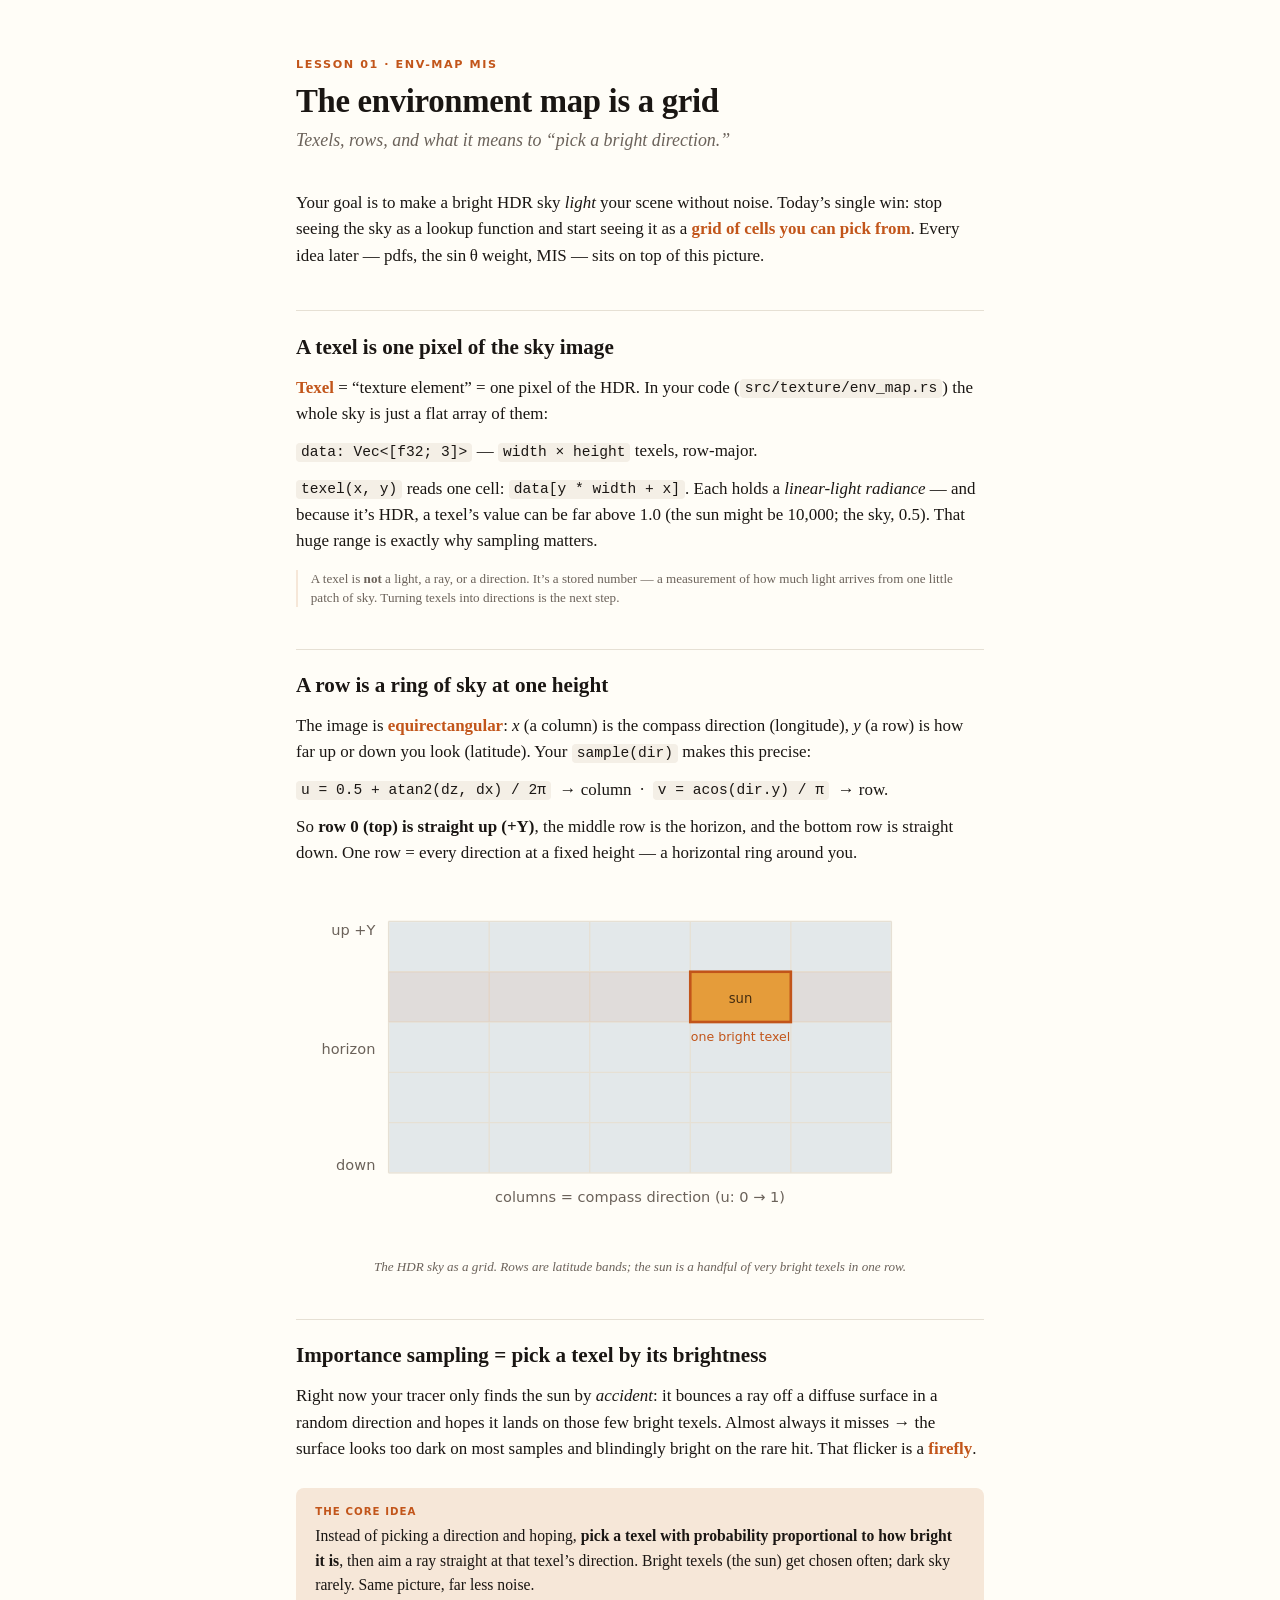
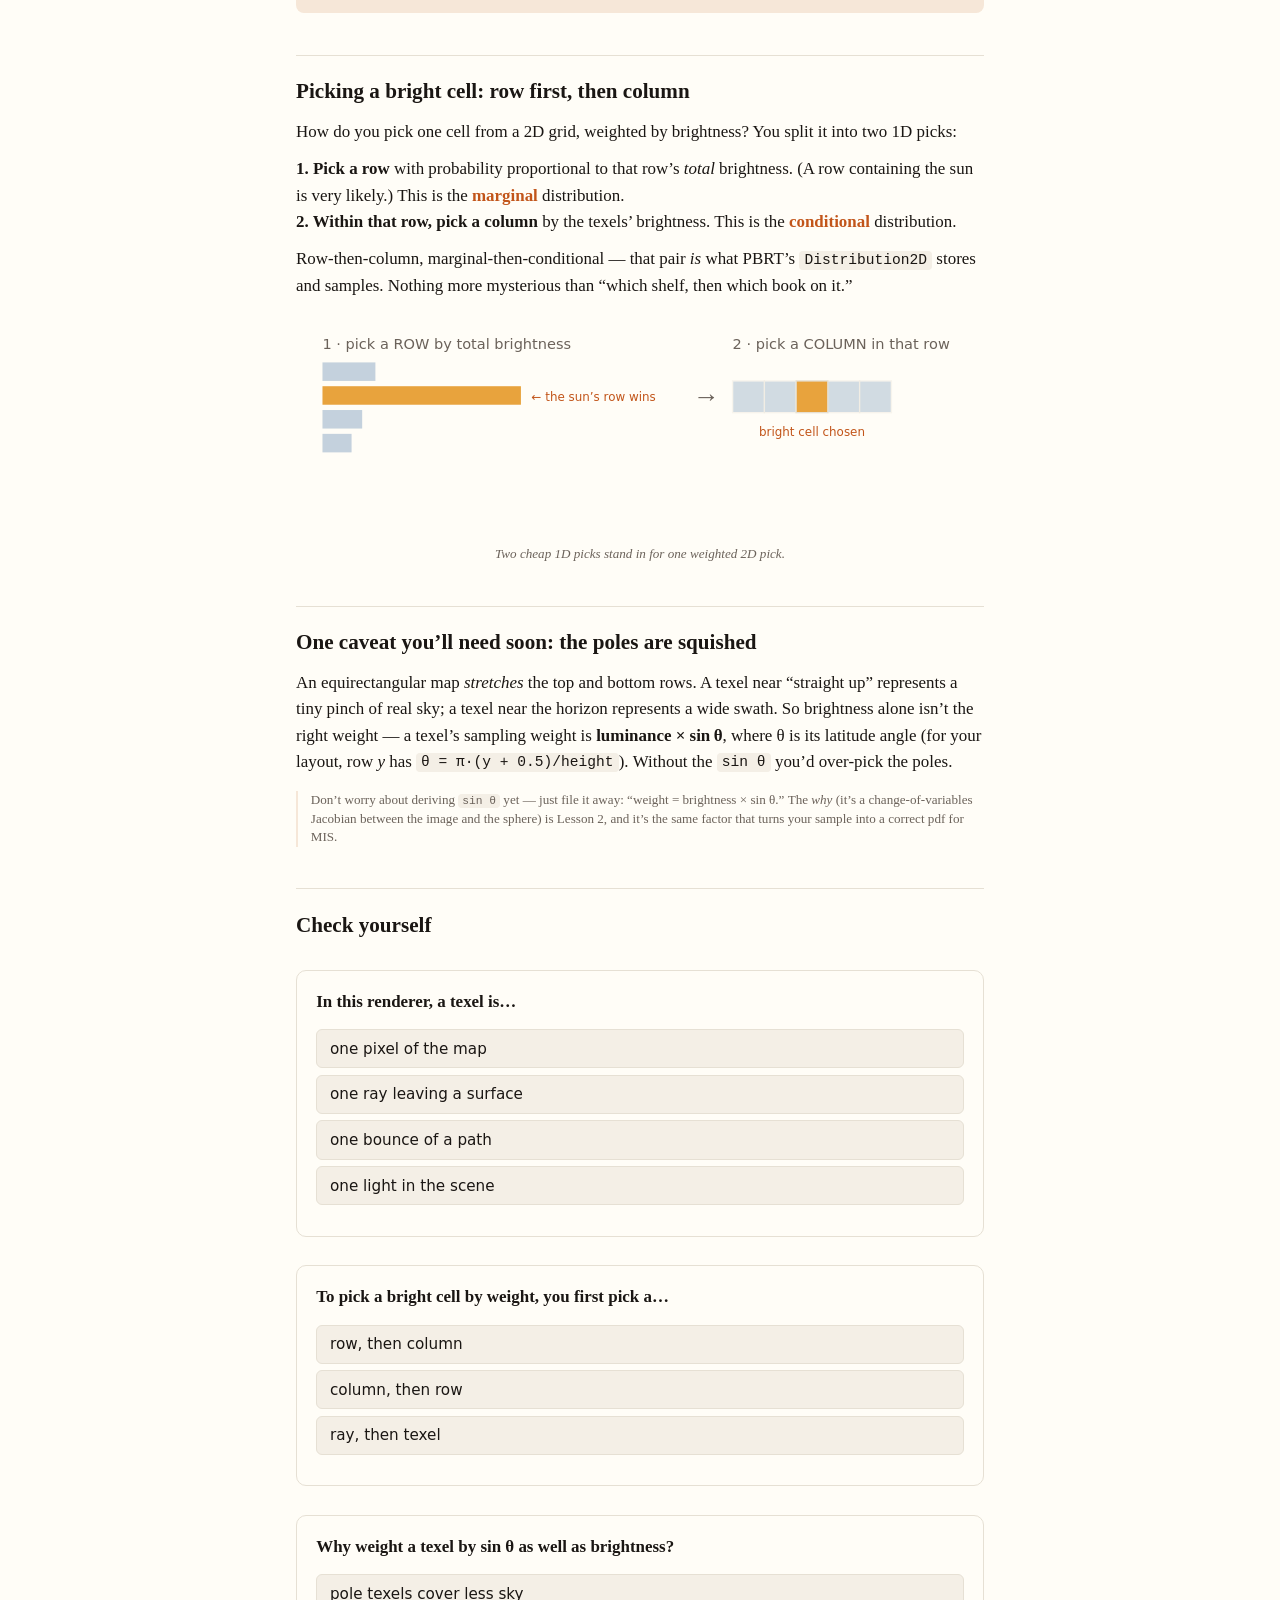
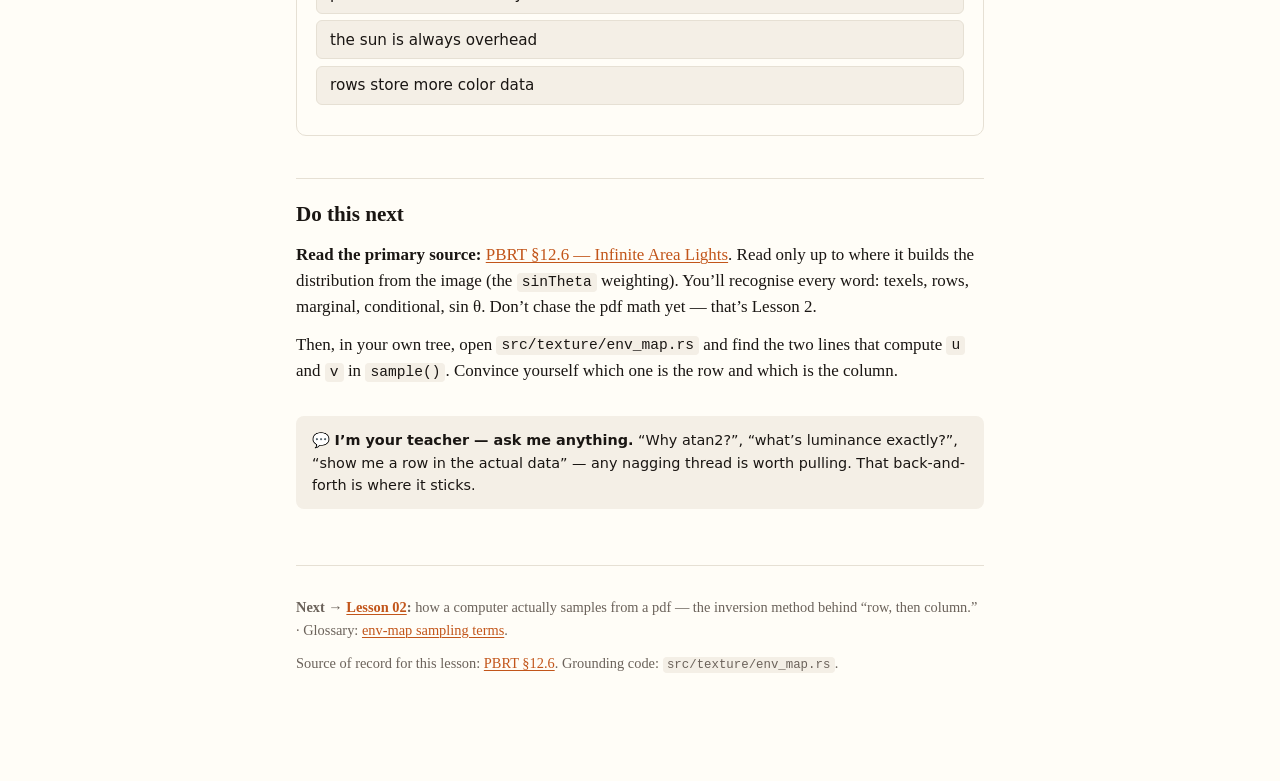
<file: teach/lessons/0001-texels-rows-and-the-envmap-grid.html>
<!doctype html>
<html lang="en">
<head>
<meta charset="utf-8" />
<meta name="viewport" content="width=device-width, initial-scale=1" />
<title>Lesson 1 · The environment map is a grid</title>
<link rel="stylesheet" href="../assets/lesson.css" />
</head>
<body>
<div class="wrap">

  <p class="kicker">Lesson 01 · Env-map MIS</p>
  <h1>The environment map is a grid</h1>
  <p class="dek">Texels, rows, and what it means to “pick a bright direction.”</p>

  <p>
    Your goal is to make a bright HDR sky <em>light</em> your scene without noise.
    Today’s single win: stop seeing the sky as a lookup function and start seeing
    it as a <span class="keyword">grid of cells you can pick from</span>. Every
    idea later — pdfs, the sin&thinsp;θ weight, MIS — sits on top of this picture.
  </p>

  <h2>A texel is one pixel of the sky image</h2>
  <p>
    <span class="keyword">Texel</span> = “texture element” = one pixel of the HDR.
    In your code (<code>src/texture/env_map.rs</code>) the whole sky is just a flat
    array of them:
  </p>
  <p><code>data: Vec&lt;[f32; 3]&gt;</code> — <code>width × height</code> texels, row-major.</code></p>
  <p>
    <code>texel(x, y)</code> reads one cell: <code>data[y * width + x]</code>. Each
    holds a <em>linear-light radiance</em> — and because it’s HDR, a texel’s value
    can be far above 1.0 (the sun might be 10,000; the sky, 0.5). That huge range
    is exactly why sampling matters.
  </p>

  <div class="note">
    A texel is <strong>not</strong> a light, a ray, or a direction. It’s a stored
    number — a measurement of how much light arrives from one little patch of sky.
    Turning texels into directions is the next step.
  </div>

  <h2>A row is a ring of sky at one height</h2>
  <p>
    The image is <span class="keyword">equirectangular</span>: <em>x</em> (a column)
    is the compass direction (longitude), <em>y</em> (a row) is how far up or down
    you look (latitude). Your <code>sample(dir)</code> makes this precise:
  </p>
  <p>
    <code>u = 0.5 + atan2(dz, dx) / 2π</code> &nbsp;→ column &nbsp;·&nbsp;
    <code>v = acos(dir.y) / π</code> &nbsp;→ row.
  </p>
  <p>
    So <strong>row 0 (top) is straight up (+Y)</strong>, the middle row is the
    horizon, and the bottom row is straight down. One row = every direction at a
    fixed height — a horizontal ring around you.
  </p>

  <figure>
    <svg viewBox="0 0 520 260" role="img" aria-label="Equirectangular map as a grid">
      <!-- map rectangle -->
      <rect x="70" y="20" width="380" height="190" fill="var(--sky)" opacity="0.18" stroke="var(--rule)"/>
      <!-- grid -->
      <g stroke="var(--rule)" stroke-width="1">
        <line x1="70" y1="20" x2="70" y2="210"/>
        <line x1="146" y1="20" x2="146" y2="210"/>
        <line x1="222" y1="20" x2="222" y2="210"/>
        <line x1="298" y1="20" x2="298" y2="210"/>
        <line x1="374" y1="20" x2="374" y2="210"/>
        <line x1="450" y1="20" x2="450" y2="210"/>
        <line x1="70" y1="20"  x2="450" y2="20"/>
        <line x1="70" y1="58"  x2="450" y2="58"/>
        <line x1="70" y1="96"  x2="450" y2="96"/>
        <line x1="70" y1="134" x2="450" y2="134"/>
        <line x1="70" y1="172" x2="450" y2="172"/>
        <line x1="70" y1="210" x2="450" y2="210"/>
      </g>
      <!-- the sun texel -->
      <rect x="298" y="58" width="76" height="38" fill="var(--sun)"/>
      <rect x="298" y="58" width="76" height="38" fill="none" stroke="var(--accent)" stroke-width="2"/>
      <text x="336" y="82" text-anchor="middle" font-size="10" font-family="system-ui" fill="#3a2a10">sun</text>
      <!-- highlighted row -->
      <rect x="70" y="58" width="380" height="38" fill="var(--accent)" opacity="0.08"/>
      <!-- axis labels -->
      <text x="60" y="30"  text-anchor="end" font-size="11" font-family="system-ui" fill="var(--muted)">up +Y</text>
      <text x="60" y="120" text-anchor="end" font-size="11" font-family="system-ui" fill="var(--muted)">horizon</text>
      <text x="60" y="208" text-anchor="end" font-size="11" font-family="system-ui" fill="var(--muted)">down</text>
      <text x="260" y="232" text-anchor="middle" font-size="11" font-family="system-ui" fill="var(--muted)">columns = compass direction (u: 0 → 1)</text>
      <text x="336" y="110" text-anchor="middle" font-size="9.5" font-family="system-ui" fill="var(--accent)">one bright texel</text>
    </svg>
    <figcaption>The HDR sky as a grid. Rows are latitude bands; the sun is a handful of very bright texels in one row.</figcaption>
  </figure>

  <h2>Importance sampling = pick a texel by its brightness</h2>
  <p>
    Right now your tracer only finds the sun by <em>accident</em>: it bounces a ray
    off a diffuse surface in a random direction and hopes it lands on those few
    bright texels. Almost always it misses → the surface looks too dark on most
    samples and blindingly bright on the rare hit. That flicker is a
    <span class="keyword">firefly</span>.
  </p>
  <div class="insight">
    <span class="label">The core idea</span>
    Instead of picking a direction and hoping, <strong>pick a texel with
    probability proportional to how bright it is</strong>, then aim a ray straight
    at that texel’s direction. Bright texels (the sun) get chosen often; dark sky
    rarely. Same picture, far less noise.
  </div>

  <h2>Picking a bright cell: row first, then column</h2>
  <p>
    How do you pick one cell from a 2D grid, weighted by brightness? You split it
    into two 1D picks:
  </p>
  <p>
    <strong>1. Pick a row</strong> with probability proportional to that row’s
    <em>total</em> brightness. (A row containing the sun is very likely.) This is
    the <span class="keyword">marginal</span> distribution.<br/>
    <strong>2. Within that row, pick a column</strong> by the texels’ brightness.
    This is the <span class="keyword">conditional</span> distribution.
  </p>
  <p>
    Row-then-column, marginal-then-conditional — that pair <em>is</em> what PBRT’s
    <code>Distribution2D</code> stores and samples. Nothing more mysterious than
    “which shelf, then which book on it.”
  </p>

  <figure>
    <svg viewBox="0 0 520 150" role="img" aria-label="Two-step sampling: marginal then conditional">
      <!-- marginal: rows as bars -->
      <text x="20" y="16" font-size="11" font-family="system-ui" fill="var(--muted)">1 · pick a ROW by total brightness</text>
      <g font-family="system-ui" font-size="9">
        <rect x="20" y="26" width="40"  height="14" fill="var(--sky)" opacity="0.4"/>
        <rect x="20" y="44" width="150" height="14" fill="var(--sun)"/>
        <rect x="20" y="62" width="30"  height="14" fill="var(--sky)" opacity="0.4"/>
        <rect x="20" y="80" width="22"  height="14" fill="var(--sky)" opacity="0.4"/>
        <text x="178" y="55" fill="var(--accent)">← the sun’s row wins</text>
      </g>
      <!-- arrow -->
      <text x="300" y="58" font-size="20" fill="var(--muted)">→</text>
      <!-- conditional: cells in the chosen row -->
      <text x="330" y="16" font-size="11" font-family="system-ui" fill="var(--muted)">2 · pick a COLUMN in that row</text>
      <g stroke="var(--rule)">
        <rect x="330" y="40" width="24" height="24" fill="var(--sky)" opacity="0.3"/>
        <rect x="354" y="40" width="24" height="24" fill="var(--sky)" opacity="0.3"/>
        <rect x="378" y="40" width="24" height="24" fill="var(--sun)"/>
        <rect x="402" y="40" width="24" height="24" fill="var(--sky)" opacity="0.3"/>
        <rect x="426" y="40" width="24" height="24" fill="var(--sky)" opacity="0.3"/>
      </g>
      <text x="390" y="82" text-anchor="middle" font-size="9" font-family="system-ui" fill="var(--accent)">bright cell chosen</text>
    </svg>
    <figcaption>Two cheap 1D picks stand in for one weighted 2D pick.</figcaption>
  </figure>

  <h2>One caveat you’ll need soon: the poles are squished</h2>
  <p>
    An equirectangular map <em>stretches</em> the top and bottom rows. A texel near
    “straight up” represents a tiny pinch of real sky; a texel near the horizon
    represents a wide swath. So brightness alone isn’t the right weight — a texel’s
    sampling weight is <strong>luminance × sin&thinsp;θ</strong>, where θ is its
    latitude angle (for your layout, row <em>y</em> has
    <code>θ = π·(y + 0.5)/height</code>). Without the <code>sin θ</code> you’d
    over-pick the poles.
  </p>
  <div class="note">
    Don’t worry about deriving <code>sin θ</code> yet — just file it away: “weight
    = brightness × sin θ.” The <em>why</em> (it’s a change-of-variables Jacobian
    between the image and the sphere) is Lesson 2, and it’s the same factor that
    turns your sample into a correct pdf for MIS.
  </div>

  <h2>Check yourself</h2>

  <div class="quiz" data-explain="A texel is one stored pixel of the HDR image — a radiance measurement for one patch of sky. It only becomes a direction after the equirectangular mapping.">
    <p class="q">In this renderer, a texel is…</p>
    <button data-correct>one pixel of the map</button>
    <button>one ray leaving a surface</button>
    <button>one bounce of a path</button>
    <button>one light in the scene</button>
  </div>

  <div class="quiz" data-explain="Weighted 2D sampling splits into a marginal (which row) then a conditional (which column in that row) — PBRT's Distribution2D.">
    <p class="q">To pick a bright cell by weight, you first pick a…</p>
    <button data-correct>row, then column</button>
    <button>column, then row</button>
    <button>ray, then texel</button>
  </div>

  <div class="quiz" data-explain="Poles are stretched in equirectangular maps, so a pole texel covers little real sky. Scaling by sin θ down-weights them so you don't over-sample straight up/down.">
    <p class="q">Why weight a texel by sin θ as well as brightness?</p>
    <button data-correct>pole texels cover less sky</button>
    <button>the sun is always overhead</button>
    <button>rows store more color data</button>
  </div>

  <h2>Do this next</h2>
  <p>
    <strong>Read the primary source:</strong>
    <a href="https://pbr-book.org/3ed-2018/Light_Sources/Infinite_Area_Lights" target="_blank" rel="noopener">PBRT §12.6 — Infinite Area Lights</a>.
    Read only up to where it builds the distribution from the image (the
    <code>sinTheta</code> weighting). You’ll recognise every word: texels, rows,
    marginal, conditional, sin θ. Don’t chase the pdf math yet — that’s Lesson 2.
  </p>
  <p>
    Then, in your own tree, open <code>src/texture/env_map.rs</code> and find the
    two lines that compute <code>u</code> and <code>v</code> in <code>sample()</code>.
    Convince yourself which one is the row and which is the column.
  </p>

  <div class="ask">
    💬 <strong>I’m your teacher — ask me anything.</strong> “Why atan2?”,
    “what’s luminance exactly?”, “show me a row in the actual data” — any nagging
    thread is worth pulling. That back-and-forth is where it sticks.
  </div>

  <div class="footer">
    <p>
      <strong>Next → <a href="0002-sampling-from-a-pdf-inversion.html">Lesson 02</a>:</strong>
      how a computer actually samples from a pdf — the inversion method behind
      “row, then column.” ·
      Glossary: <a href="../reference/glossary.html">env-map sampling terms</a>.
    </p>
    <p>Source of record for this lesson: <a href="https://pbr-book.org/3ed-2018/Light_Sources/Infinite_Area_Lights" target="_blank" rel="noopener">PBRT §12.6</a>. Grounding code: <code>src/texture/env_map.rs</code>.</p>
  </div>

</div>
<script src="../assets/quiz.js"></script>
</body>
</html>
</file>
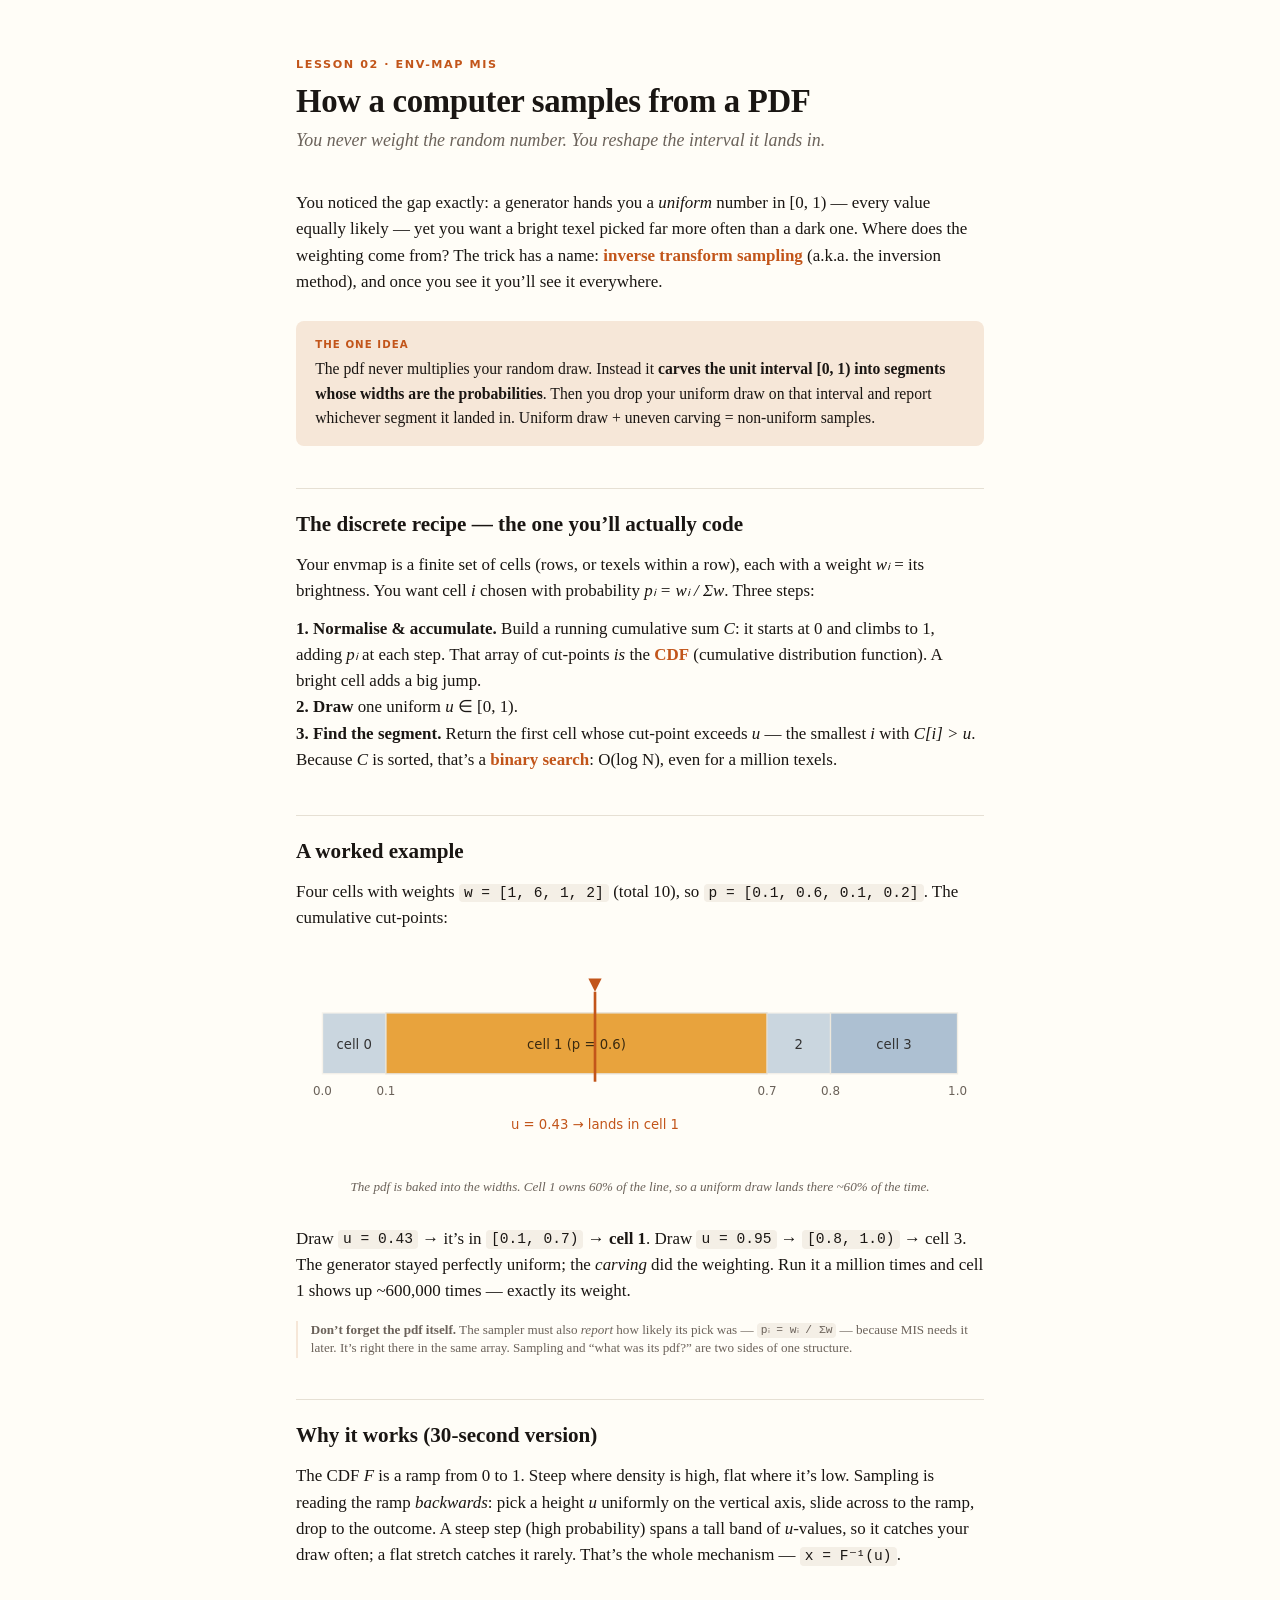
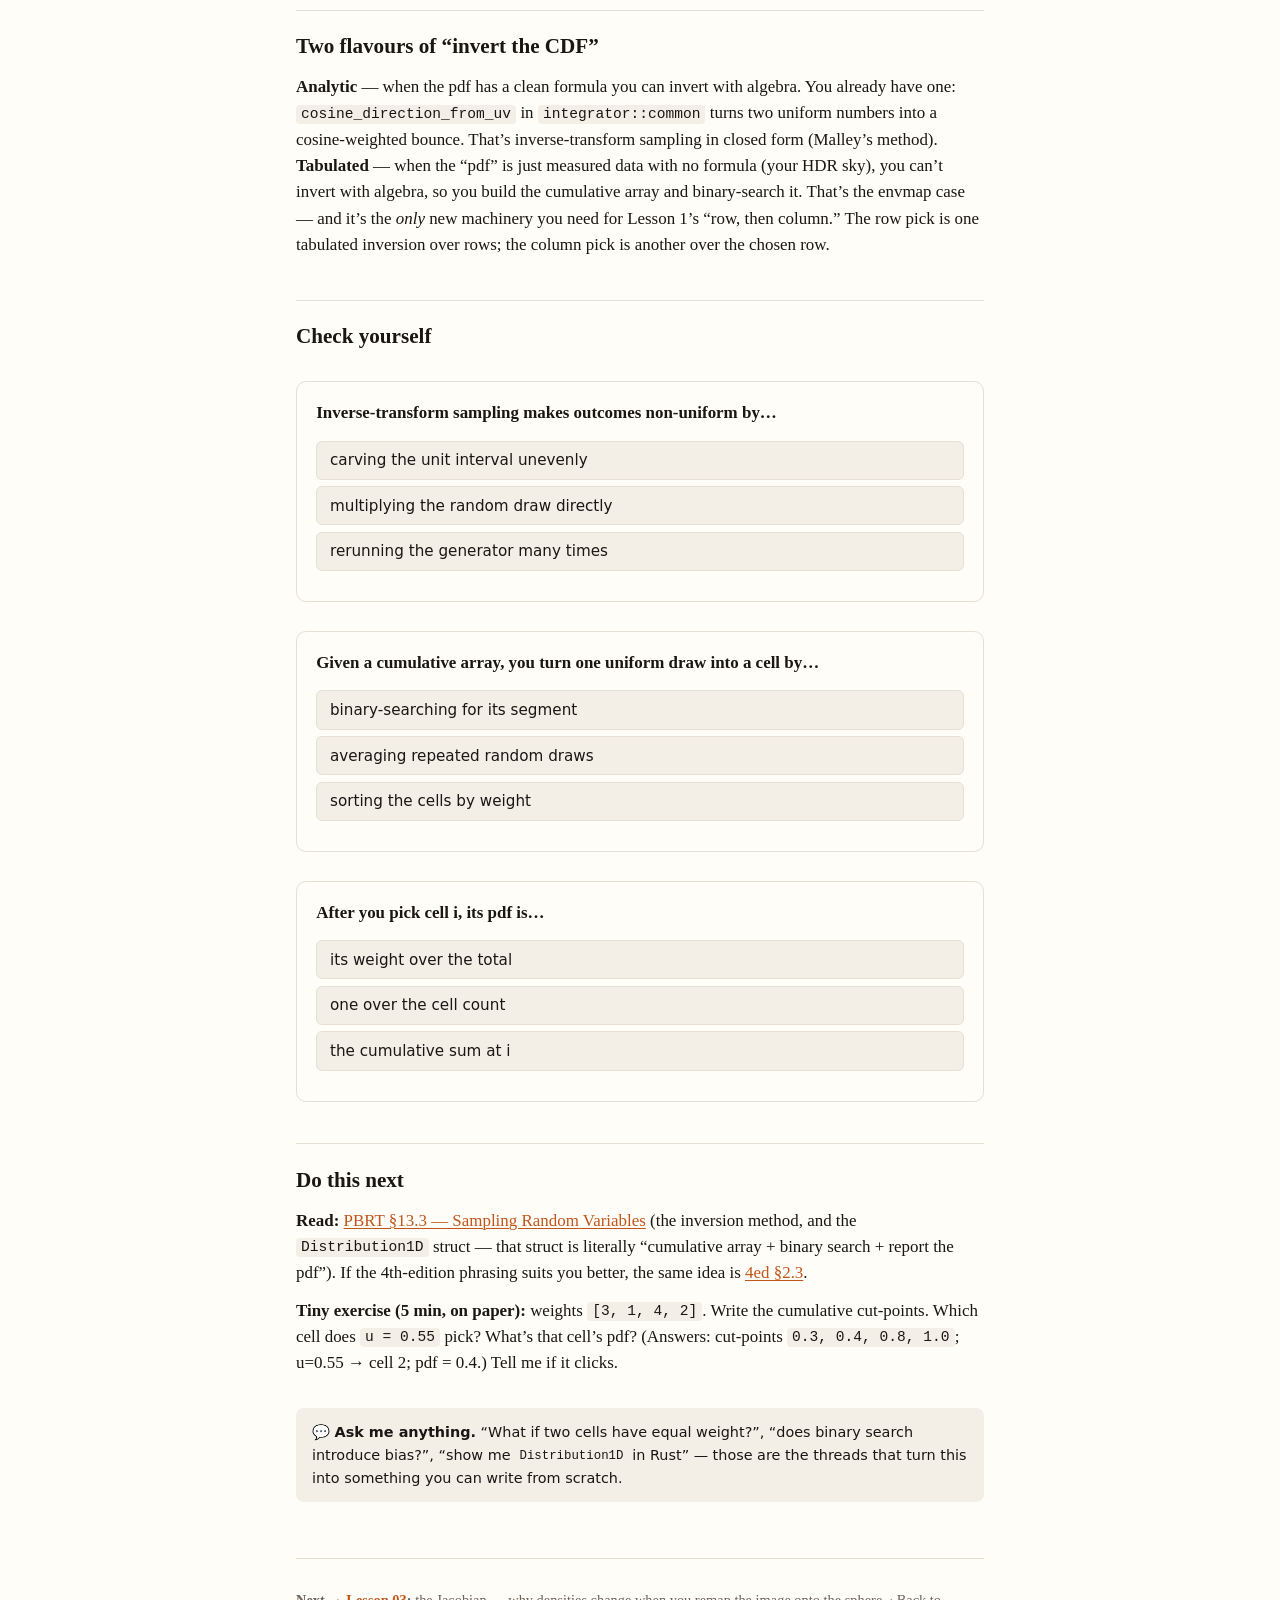
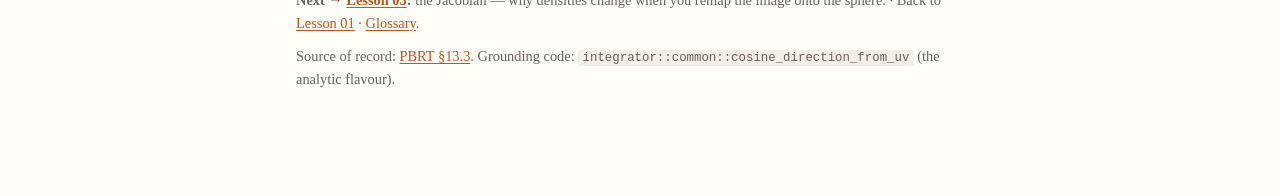
<file: teach/lessons/0002-sampling-from-a-pdf-inversion.html>
<!doctype html>
<html lang="en">
<head>
<meta charset="utf-8" />
<meta name="viewport" content="width=device-width, initial-scale=1" />
<title>Lesson 2 · How a computer samples from a PDF</title>
<link rel="stylesheet" href="../assets/lesson.css" />
</head>
<body>
<div class="wrap">

  <p class="kicker">Lesson 02 · Env-map MIS</p>
  <h1>How a computer samples from a PDF</h1>
  <p class="dek">You never weight the random number. You reshape the interval it lands in.</p>

  <p>
    You noticed the gap exactly: a generator hands you a <em>uniform</em> number in
    [0, 1) — every value equally likely — yet you want a bright texel picked far
    more often than a dark one. Where does the weighting come from? The trick has a
    name: <span class="keyword">inverse transform sampling</span> (a.k.a. the
    inversion method), and once you see it you’ll see it everywhere.
  </p>

  <div class="insight">
    <span class="label">The one idea</span>
    The pdf never multiplies your random draw. Instead it <strong>carves the unit
    interval [0, 1) into segments whose widths are the probabilities</strong>. Then
    you drop your uniform draw on that interval and report whichever segment it
    landed in. Uniform draw + uneven carving = non-uniform samples.
  </div>

  <h2>The discrete recipe — the one you’ll actually code</h2>
  <p>
    Your envmap is a finite set of cells (rows, or texels within a row), each with a
    weight <em>wᵢ</em> = its brightness. You want cell <em>i</em> chosen with
    probability <em>pᵢ = wᵢ / Σw</em>. Three steps:
  </p>
  <p>
    <strong>1. Normalise &amp; accumulate.</strong> Build a running cumulative sum
    <em>C</em>: it starts at 0 and climbs to 1, adding <em>pᵢ</em> at each step. That
    array of cut-points <em>is</em> the <span class="keyword">CDF</span> (cumulative
    distribution function). A bright cell adds a big jump.<br/>
    <strong>2. Draw</strong> one uniform <em>u</em> ∈ [0, 1).<br/>
    <strong>3. Find the segment.</strong> Return the first cell whose cut-point
    exceeds <em>u</em> — the smallest <em>i</em> with <em>C[i] &gt; u</em>. Because
    <em>C</em> is sorted, that’s a <span class="keyword">binary search</span>:
    O(log N), even for a million texels.
  </p>

  <h2>A worked example</h2>
  <p>Four cells with weights <code>w = [1, 6, 1, 2]</code> (total 10), so
     <code>p = [0.1, 0.6, 0.1, 0.2]</code>. The cumulative cut-points:</p>

  <figure>
    <svg viewBox="0 0 520 150" role="img" aria-label="The unit interval carved by probability">
      <!-- the bar -->
      <g font-family="system-ui" font-size="10">
        <rect x="20" y="40" width="48"  height="46" fill="var(--sky)" opacity="0.35" stroke="var(--rule)"/>
        <rect x="68" y="40" width="288" height="46" fill="var(--sun)" stroke="var(--rule)"/>
        <rect x="356" y="40" width="48" height="46" fill="var(--sky)" opacity="0.35" stroke="var(--rule)"/>
        <rect x="404" y="40" width="96" height="46" fill="var(--sky)" opacity="0.55" stroke="var(--rule)"/>
        <!-- cell labels -->
        <text x="44"  y="67" text-anchor="middle" fill="#333">cell 0</text>
        <text x="212" y="67" text-anchor="middle" fill="#3a2a10">cell 1  (p = 0.6)</text>
        <text x="380" y="67" text-anchor="middle" fill="#333">2</text>
        <text x="452" y="67" text-anchor="middle" fill="#333">cell 3</text>
        <!-- cut points -->
        <g fill="var(--muted)" font-size="9">
          <text x="20"  y="102" text-anchor="middle">0.0</text>
          <text x="68"  y="102" text-anchor="middle">0.1</text>
          <text x="356" y="102" text-anchor="middle">0.7</text>
          <text x="404" y="102" text-anchor="middle">0.8</text>
          <text x="500" y="102" text-anchor="middle">1.0</text>
        </g>
      </g>
      <!-- the draw u = 0.43 -->
      <g>
        <line x1="226" y1="24" x2="226" y2="92" stroke="var(--accent)" stroke-width="2"/>
        <polygon points="226,24 221,14 231,14" fill="var(--accent)"/>
        <text x="226" y="128" text-anchor="middle" font-size="10" font-family="system-ui" fill="var(--accent)">u = 0.43  →  lands in cell 1</text>
      </g>
    </svg>
    <figcaption>The pdf is baked into the widths. Cell 1 owns 60% of the line, so a uniform draw lands there ~60% of the time.</figcaption>
  </figure>

  <p>
    Draw <code>u = 0.43</code> → it’s in <code>[0.1, 0.7)</code> → <strong>cell 1</strong>.
    Draw <code>u = 0.95</code> → <code>[0.8, 1.0)</code> → cell 3. The generator stayed
    perfectly uniform; the <em>carving</em> did the weighting. Run it a million times
    and cell 1 shows up ~600,000 times — exactly its weight.
  </p>

  <div class="note">
    <strong>Don’t forget the pdf itself.</strong> The sampler must also <em>report</em>
    how likely its pick was — <code>pᵢ = wᵢ / Σw</code> — because MIS needs it later.
    It’s right there in the same array. Sampling and “what was its pdf?” are two sides
    of one structure.
  </div>

  <h2>Why it works (30-second version)</h2>
  <p>
    The CDF <em>F</em> is a ramp from 0 to 1. Steep where density is high, flat where
    it’s low. Sampling is reading the ramp <em>backwards</em>: pick a height
    <em>u</em> uniformly on the vertical axis, slide across to the ramp, drop to the
    outcome. A steep step (high probability) spans a tall band of <em>u</em>-values,
    so it catches your draw often; a flat stretch catches it rarely. That’s the whole
    mechanism — <code>x = F⁻¹(u)</code>.
  </p>

  <h2>Two flavours of “invert the CDF”</h2>
  <p>
    <strong>Analytic</strong> — when the pdf has a clean formula you can invert with
    algebra. You already have one: <code>cosine_direction_from_uv</code> in
    <code>integrator::common</code> turns two uniform numbers into a cosine-weighted
    bounce. That’s inverse-transform sampling in closed form (Malley’s method).<br/>
    <strong>Tabulated</strong> — when the “pdf” is just measured data with no formula
    (your HDR sky), you can’t invert with algebra, so you build the cumulative array
    and binary-search it. That’s the envmap case — and it’s the <em>only</em> new
    machinery you need for Lesson 1’s “row, then column.” The row pick is one
    tabulated inversion over rows; the column pick is another over the chosen row.
  </p>

  <h2>Check yourself</h2>

  <div class="quiz" data-explain="The random draw stays uniform. The pdf is encoded as the widths of the segments on [0,1] — the CDF's cut-points — so where the draw lands is weighted.">
    <p class="q">Inverse-transform sampling makes outcomes non-uniform by…</p>
    <button data-correct>carving the unit interval unevenly</button>
    <button>multiplying the random draw directly</button>
    <button>rerunning the generator many times</button>
  </div>

  <div class="quiz" data-explain="Build the cumulative sum (CDF), draw one uniform u, and binary-search for the first cut-point above u. O(log N) per sample.">
    <p class="q">Given a cumulative array, you turn one uniform draw into a cell by…</p>
    <button data-correct>binary-searching for its segment</button>
    <button>averaging repeated random draws</button>
    <button>sorting the cells by weight</button>
  </div>

  <div class="quiz" data-explain="The sampler reports pᵢ = wᵢ / Σw, the cell's normalised weight — the same numbers that built the CDF. MIS needs this pdf later.">
    <p class="q">After you pick cell i, its pdf is…</p>
    <button data-correct>its weight over the total</button>
    <button>one over the cell count</button>
    <button>the cumulative sum at i</button>
  </div>

  <h2>Do this next</h2>
  <p>
    <strong>Read:</strong>
    <a href="https://pbr-book.org/3ed-2018/Monte_Carlo_Integration/Sampling_Random_Variables" target="_blank" rel="noopener">PBRT §13.3 — Sampling Random Variables</a>
    (the inversion method, and the <code>Distribution1D</code> struct — that struct is
    literally “cumulative array + binary search + report the pdf”). If the 4th-edition
    phrasing suits you better, the same idea is
    <a href="https://pbr-book.org/4ed/Monte_Carlo_Integration/Sampling_Using_the_Inversion_Method" target="_blank" rel="noopener">4ed §2.3</a>.
  </p>
  <p>
    <strong>Tiny exercise (5 min, on paper):</strong> weights <code>[3, 1, 4, 2]</code>.
    Write the cumulative cut-points. Which cell does <code>u = 0.55</code> pick? What’s
    that cell’s pdf? (Answers: cut-points <code>0.3, 0.4, 0.8, 1.0</code>; u=0.55 → cell 2;
    pdf = 0.4.) Tell me if it clicks.
  </p>

  <div class="ask">
    💬 <strong>Ask me anything.</strong> “What if two cells have equal weight?”,
    “does binary search introduce bias?”, “show me <code>Distribution1D</code> in Rust” —
    those are the threads that turn this into something you can write from scratch.
  </div>

  <div class="footer">
    <p>
      <strong>Next → <a href="0003-the-jacobian-stretch-factor.html">Lesson 03</a>:</strong>
      the Jacobian — why densities change when you remap the image onto the sphere. ·
      Back to <a href="0001-texels-rows-and-the-envmap-grid.html">Lesson 01</a> ·
      <a href="../reference/glossary.html">Glossary</a>.
    </p>
    <p>Source of record: <a href="https://pbr-book.org/3ed-2018/Monte_Carlo_Integration/Sampling_Random_Variables" target="_blank" rel="noopener">PBRT §13.3</a>. Grounding code: <code>integrator::common::cosine_direction_from_uv</code> (the analytic flavour).</p>
  </div>

</div>
<script src="../assets/quiz.js"></script>
</body>
</html>
</file>
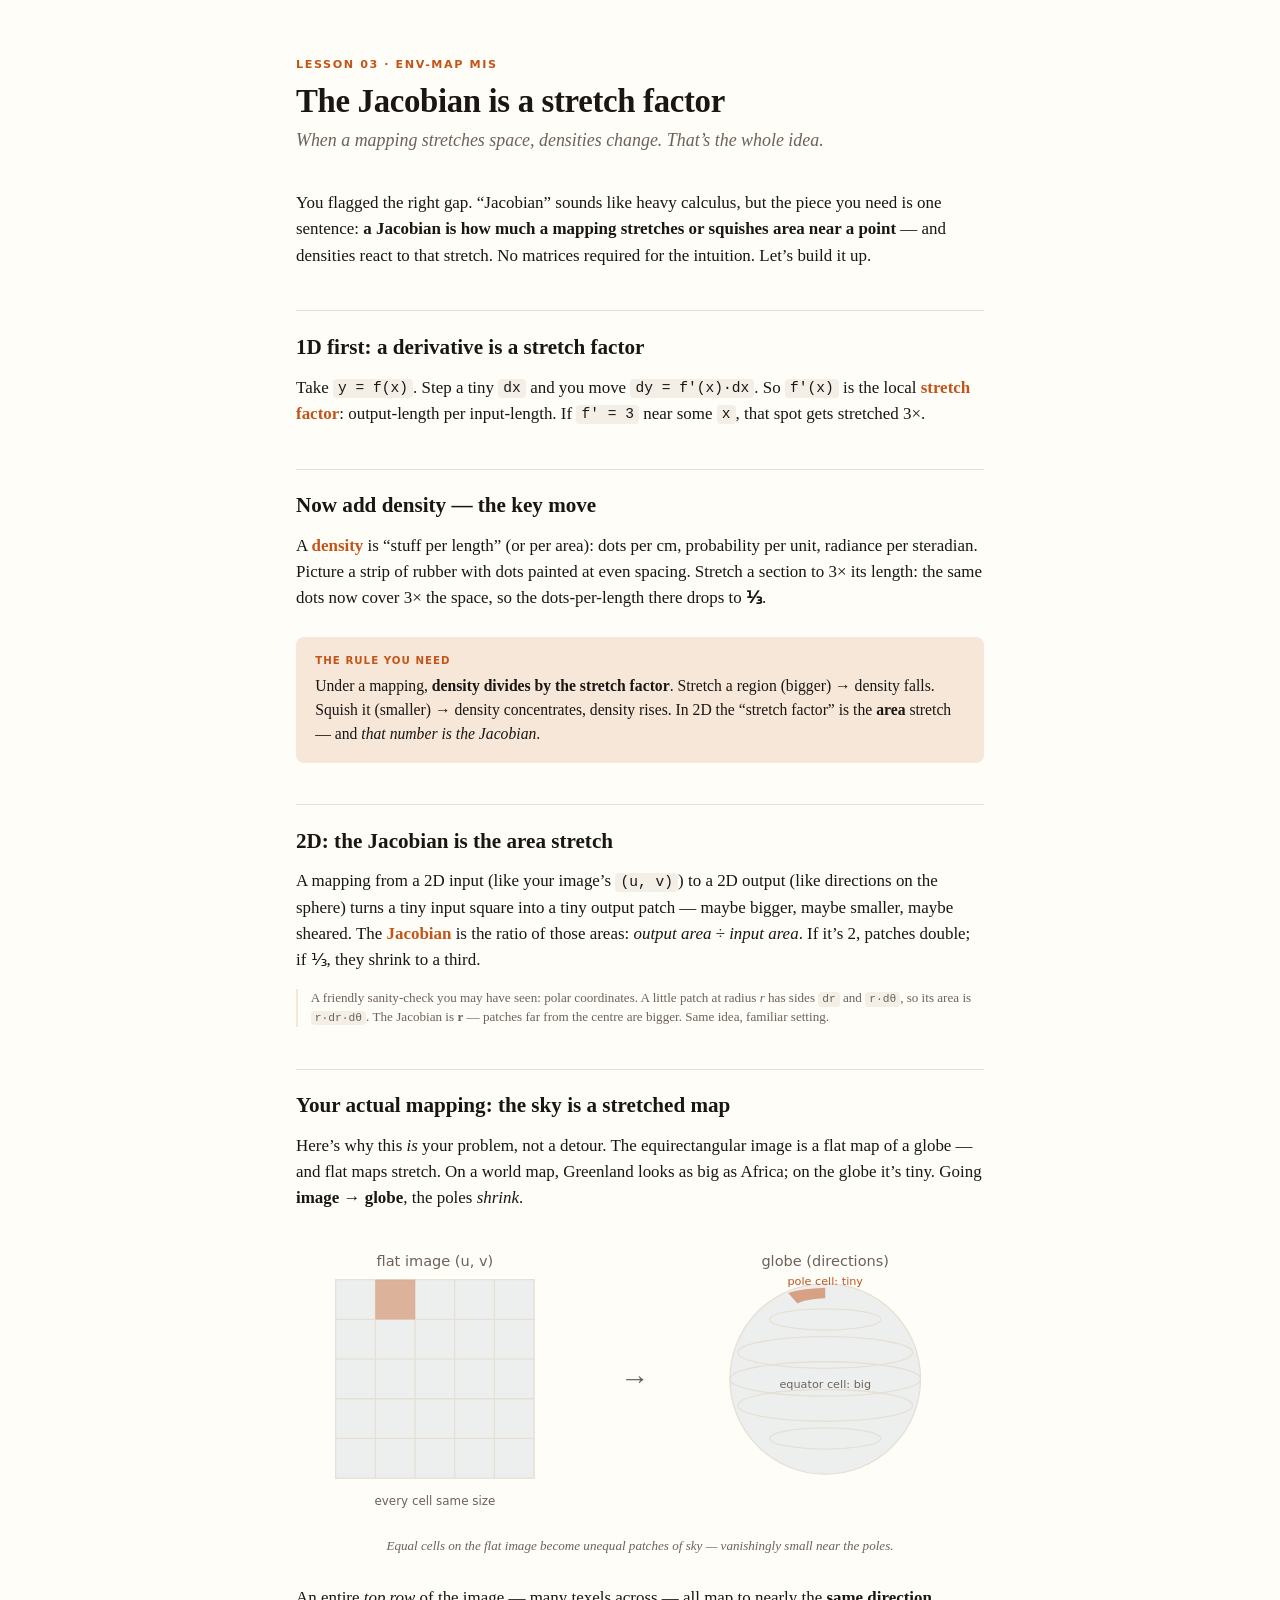
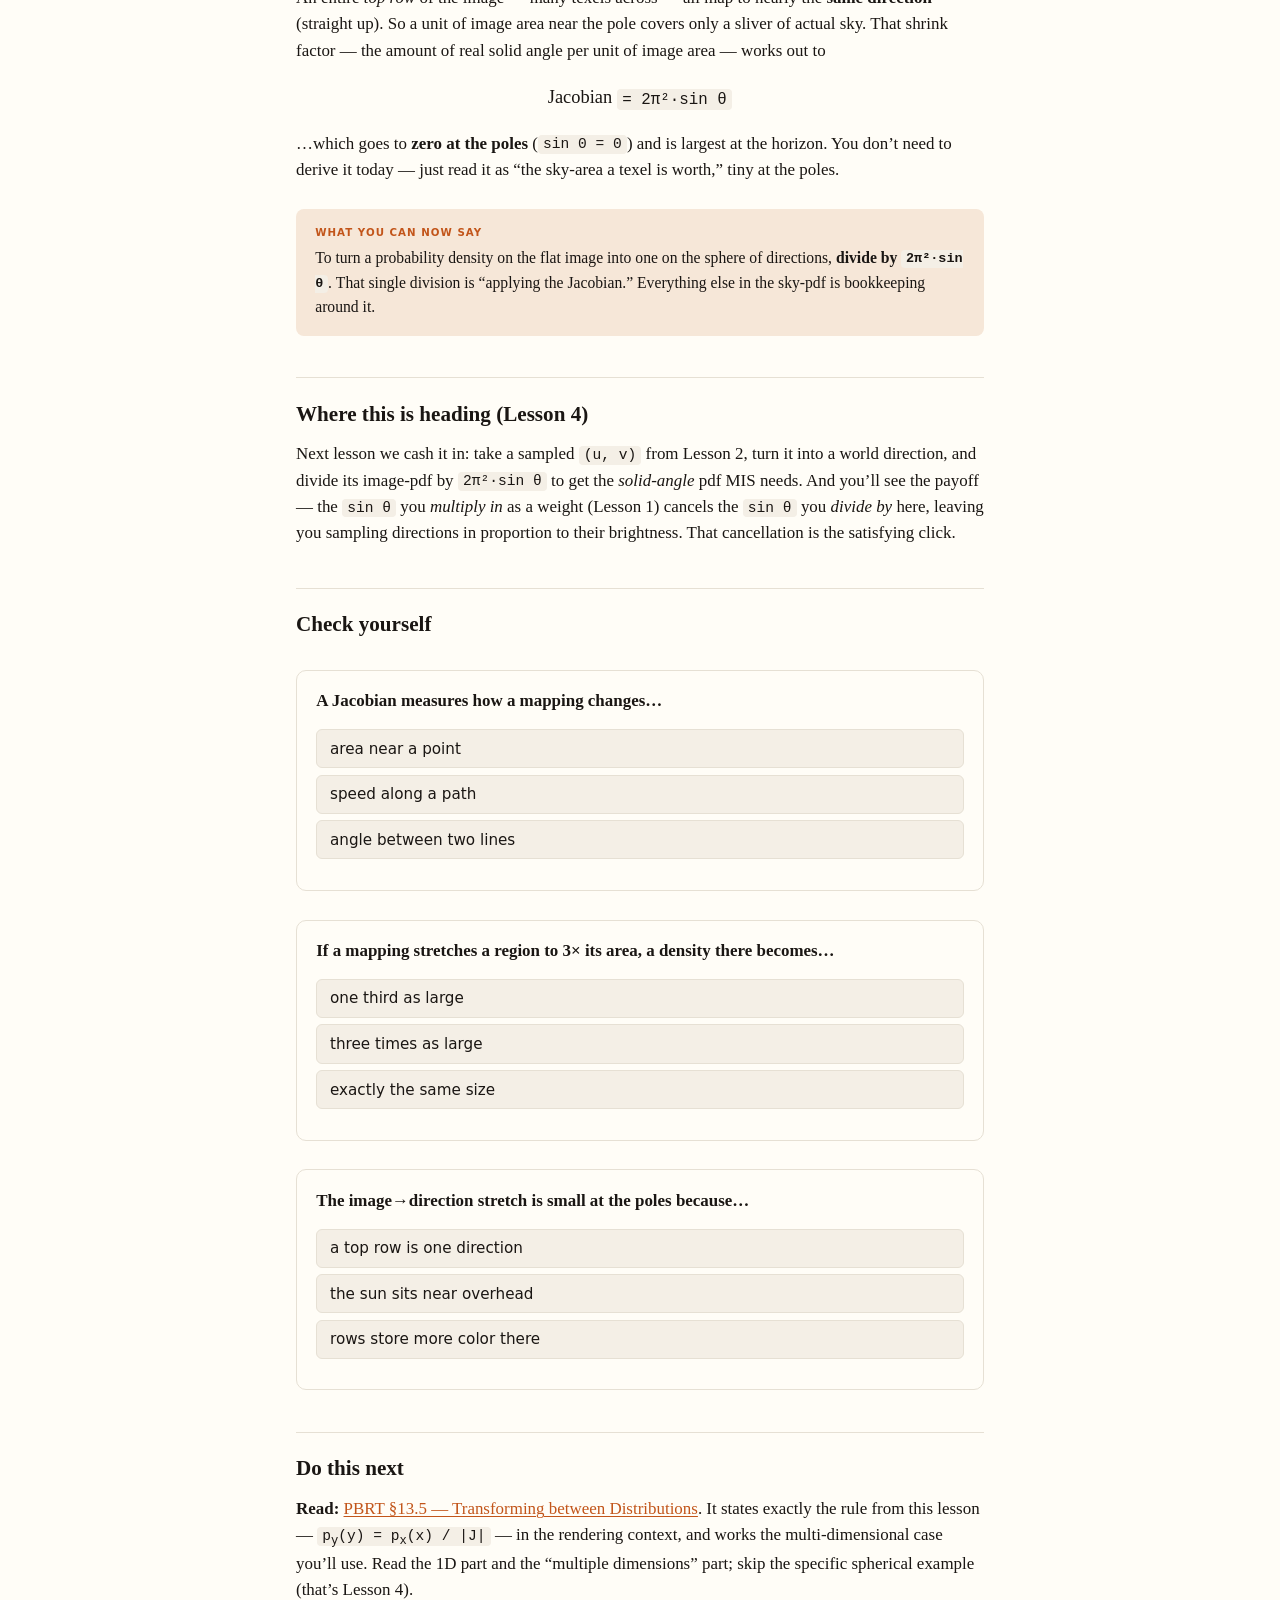
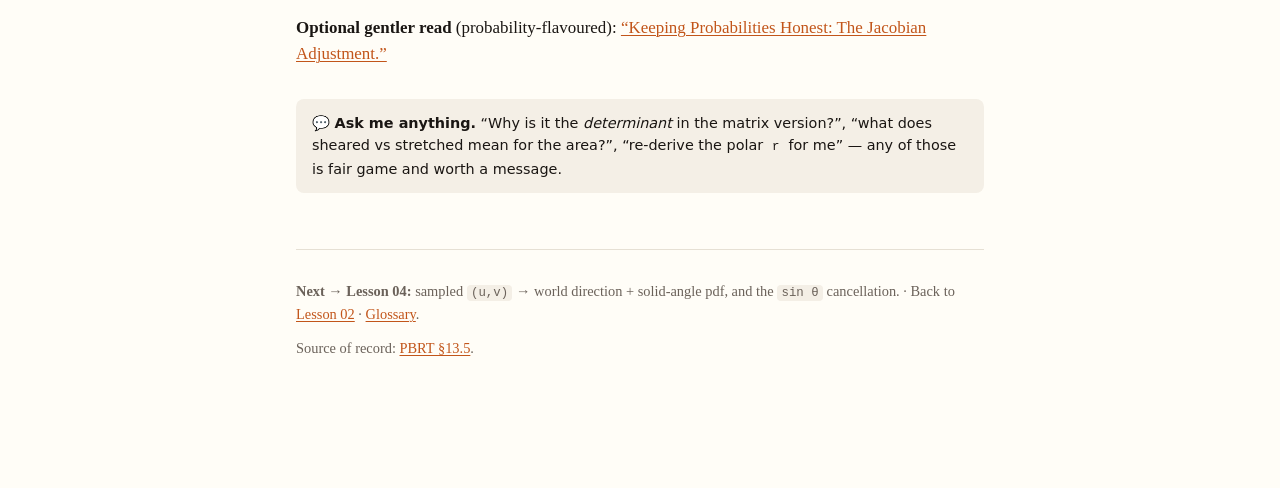
<file: teach/lessons/0003-the-jacobian-stretch-factor.html>
<!doctype html>
<html lang="en">
<head>
<meta charset="utf-8" />
<meta name="viewport" content="width=device-width, initial-scale=1" />
<title>Lesson 3 · The Jacobian is a stretch factor</title>
<link rel="stylesheet" href="../assets/lesson.css" />
</head>
<body>
<div class="wrap">

  <p class="kicker">Lesson 03 · Env-map MIS</p>
  <h1>The Jacobian is a stretch factor</h1>
  <p class="dek">When a mapping stretches space, densities change. That’s the whole idea.</p>

  <p>
    You flagged the right gap. “Jacobian” sounds like heavy calculus, but the piece
    you need is one sentence: <strong>a Jacobian is how much a mapping stretches or
    squishes area near a point</strong> — and densities react to that stretch. No
    matrices required for the intuition. Let’s build it up.
  </p>

  <h2>1D first: a derivative is a stretch factor</h2>
  <p>
    Take <code>y = f(x)</code>. Step a tiny <code>dx</code> and you move
    <code>dy = f′(x)·dx</code>. So <code>f′(x)</code> is the local
    <span class="keyword">stretch factor</span>: output-length per input-length. If
    <code>f′ = 3</code> near some <code>x</code>, that spot gets stretched 3×.
  </p>

  <h2>Now add density — the key move</h2>
  <p>
    A <span class="keyword">density</span> is “stuff per length” (or per area): dots
    per cm, probability per unit, radiance per steradian. Picture a strip of rubber
    with dots painted at even spacing. Stretch a section to 3× its length: the same
    dots now cover 3× the space, so the dots-per-length there drops to <strong>⅓</strong>.
  </p>
  <div class="insight">
    <span class="label">The rule you need</span>
    Under a mapping, <strong>density divides by the stretch factor</strong>. Stretch
    a region (bigger) → density falls. Squish it (smaller) → density concentrates,
    density rises. In 2D the “stretch factor” is the <strong>area</strong> stretch —
    and <em>that number is the Jacobian</em>.
  </div>

  <h2>2D: the Jacobian is the area stretch</h2>
  <p>
    A mapping from a 2D input (like your image’s <code>(u, v)</code>) to a 2D output
    (like directions on the sphere) turns a tiny input square into a tiny output
    patch — maybe bigger, maybe smaller, maybe sheared. The <span class="keyword">Jacobian</span>
    is the ratio of those areas: <em>output area ÷ input area</em>. If it’s 2, patches
    double; if ⅓, they shrink to a third.
  </p>
  <p class="note">
    A friendly sanity-check you may have seen: polar coordinates. A little patch at
    radius <em>r</em> has sides <code>dr</code> and <code>r·dθ</code>, so its area is
    <code>r·dr·dθ</code>. The Jacobian is <strong>r</strong> — patches far from the
    centre are bigger. Same idea, familiar setting.
  </p>

  <h2>Your actual mapping: the sky is a stretched map</h2>
  <p>
    Here’s why this <em>is</em> your problem, not a detour. The equirectangular image
    is a flat map of a globe — and flat maps stretch. On a world map, Greenland looks
    as big as Africa; on the globe it’s tiny. Going <strong>image → globe</strong>,
    the poles <em>shrink</em>.
  </p>

  <figure>
    <svg viewBox="0 0 520 210" role="img" aria-label="Flat image grid mapping to a globe, poles shrinking">
      <!-- flat grid -->
      <text x="105" y="20" text-anchor="middle" font-size="11" font-family="system-ui" fill="var(--muted)">flat image (u, v)</text>
      <g stroke="var(--rule)" stroke-width="1" fill="none">
        <rect x="30" y="30" width="150" height="150" fill="var(--sky)" fill-opacity="0.12"/>
        <line x1="30" y1="60" x2="180" y2="60"/><line x1="30" y1="90" x2="180" y2="90"/>
        <line x1="30" y1="120" x2="180" y2="120"/><line x1="30" y1="150" x2="180" y2="150"/>
        <line x1="60" y1="30" x2="60" y2="180"/><line x1="90" y1="30" x2="90" y2="180"/>
        <line x1="120" y1="30" x2="120" y2="180"/><line x1="150" y1="30" x2="150" y2="180"/>
      </g>
      <!-- one top cell highlighted -->
      <rect x="60" y="30" width="30" height="30" fill="var(--accent)" opacity="0.4"/>
      <text x="105" y="200" text-anchor="middle" font-size="9" font-family="system-ui" fill="var(--muted)">every cell same size</text>
      <!-- arrow -->
      <text x="245" y="112" font-size="22" fill="var(--muted)">→</text>
      <!-- globe with latitude bands pinching at poles -->
      <text x="400" y="20" text-anchor="middle" font-size="11" font-family="system-ui" fill="var(--muted)">globe (directions)</text>
      <g fill="none" stroke="var(--rule)">
        <circle cx="400" cy="105" r="72" fill="var(--sky)" fill-opacity="0.12"/>
        <ellipse cx="400" cy="60"  rx="42" ry="8"/>
        <ellipse cx="400" cy="85"  rx="66" ry="12"/>
        <ellipse cx="400" cy="105" rx="72" ry="13"/>
        <ellipse cx="400" cy="125" rx="66" ry="12"/>
        <ellipse cx="400" cy="150" rx="42" ry="8"/>
      </g>
      <!-- shrunken pole cell -->
      <path d="M 372 40 A 42 8 0 0 1 400 36 L 400 44 A 30 6 0 0 0 379 48 Z" fill="var(--accent)" opacity="0.5"/>
      <text x="400" y="34" text-anchor="middle" font-size="8.5" font-family="system-ui" fill="var(--accent)">pole cell: tiny</text>
      <text x="400" y="112" text-anchor="middle" font-size="8.5" font-family="system-ui" fill="var(--muted)">equator cell: big</text>
    </svg>
    <figcaption>Equal cells on the flat image become unequal patches of sky — vanishingly small near the poles.</figcaption>
  </figure>

  <p>
    An entire <em>top row</em> of the image — many texels across — all map to nearly
    the <strong>same direction</strong> (straight up). So a unit of image area near the
    pole covers only a sliver of actual sky. That shrink factor — the amount of real
    solid angle per unit of image area — works out to
  </p>
  <p style="text-align:center; font-size:1.15rem; margin:1.2rem 0;">
    Jacobian <code>= 2π²·sin θ</code>
  </p>
  <p>
    …which goes to <strong>zero at the poles</strong> (<code>sin 0 = 0</code>) and is
    largest at the horizon. You don’t need to derive it today — just read it as “the
    sky-area a texel is worth,” tiny at the poles.
  </p>

  <div class="insight">
    <span class="label">What you can now say</span>
    To turn a probability density on the flat image into one on the sphere of
    directions, <strong>divide by <code>2π²·sin θ</code></strong>. That single division
    is “applying the Jacobian.” Everything else in the sky-pdf is bookkeeping around it.
  </div>

  <h2>Where this is heading (Lesson 4)</h2>
  <p>
    Next lesson we cash it in: take a sampled <code>(u, v)</code> from Lesson 2, turn
    it into a world direction, and divide its image-pdf by <code>2π²·sin θ</code> to
    get the <em>solid-angle</em> pdf MIS needs. And you’ll see the payoff — the
    <code>sin θ</code> you <em>multiply in</em> as a weight (Lesson 1) cancels the
    <code>sin θ</code> you <em>divide by</em> here, leaving you sampling directions in
    proportion to their brightness. That cancellation is the satisfying click.
  </p>

  <h2>Check yourself</h2>

  <div class="quiz" data-explain="A Jacobian is the local area-stretch factor of a mapping: output area ÷ input area near a point.">
    <p class="q">A Jacobian measures how a mapping changes…</p>
    <button data-correct>area near a point</button>
    <button>speed along a path</button>
    <button>angle between two lines</button>
  </div>

  <div class="quiz" data-explain="Density divides by the stretch factor. Stretch a region to 3× its area and the same stuff is spread over 3× the space, so density falls to one third.">
    <p class="q">If a mapping stretches a region to 3× its area, a density there becomes…</p>
    <button data-correct>one third as large</button>
    <button>three times as large</button>
    <button>exactly the same size</button>
  </div>

  <div class="quiz" data-explain="A whole top row of the image collapses to almost one direction (straight up), so a unit of image area near the pole covers only a sliver of solid angle — the stretch factor 2π²sinθ shrinks to zero there.">
    <p class="q">The image→direction stretch is small at the poles because…</p>
    <button data-correct>a top row is one direction</button>
    <button>the sun sits near overhead</button>
    <button>rows store more color there</button>
  </div>

  <h2>Do this next</h2>
  <p>
    <strong>Read:</strong>
    <a href="https://pbr-book.org/3ed-2018/Monte_Carlo_Integration/Transforming_between_Distributions" target="_blank" rel="noopener">PBRT §13.5 — Transforming between Distributions</a>.
    It states exactly the rule from this lesson —
    <code>p<sub>y</sub>(y) = p<sub>x</sub>(x) / |J|</code> — in the rendering context,
    and works the multi-dimensional case you’ll use. Read the 1D part and the “multiple
    dimensions” part; skip the specific spherical example (that’s Lesson 4).
  </p>
  <p>
    <strong>Optional gentler read</strong> (probability-flavoured):
    <a href="https://towardsdatascience.com/keeping-probabilities-honest-the-jacobian-adjustment/" target="_blank" rel="noopener">“Keeping Probabilities Honest: The Jacobian Adjustment.”</a>
  </p>

  <div class="ask">
    💬 <strong>Ask me anything.</strong> “Why is it the <em>determinant</em> in the
    matrix version?”, “what does sheared vs stretched mean for the area?”, “re-derive
    the polar <code>r</code> for me” — any of those is fair game and worth a message.
  </div>

  <div class="footer">
    <p>
      <strong>Next → Lesson 04:</strong> sampled <code>(u,v)</code> → world direction
      + solid-angle pdf, and the <code>sin θ</code> cancellation. ·
      Back to <a href="0002-sampling-from-a-pdf-inversion.html">Lesson 02</a> ·
      <a href="../reference/glossary.html">Glossary</a>.
    </p>
    <p>Source of record: <a href="https://pbr-book.org/3ed-2018/Monte_Carlo_Integration/Transforming_between_Distributions" target="_blank" rel="noopener">PBRT §13.5</a>.</p>
  </div>

</div>
<script src="../assets/quiz.js"></script>
</body>
</html>
</file>
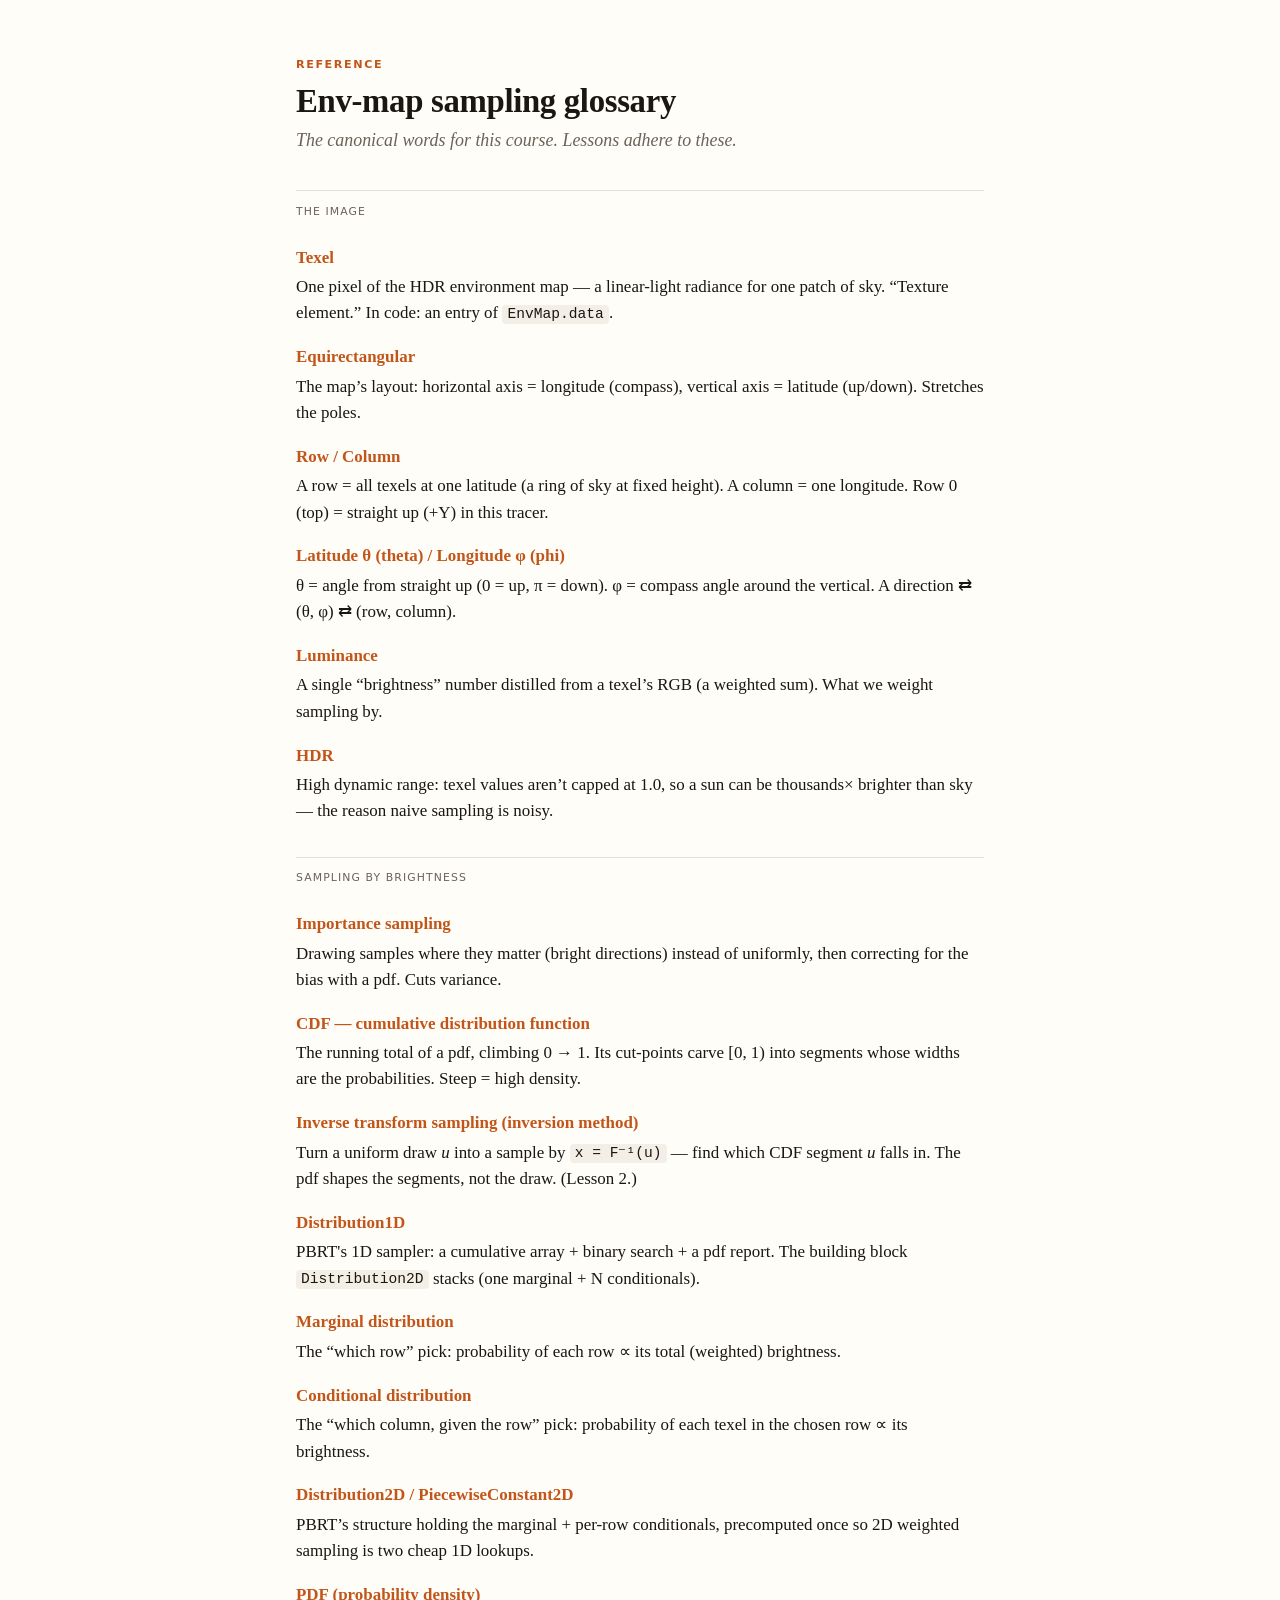
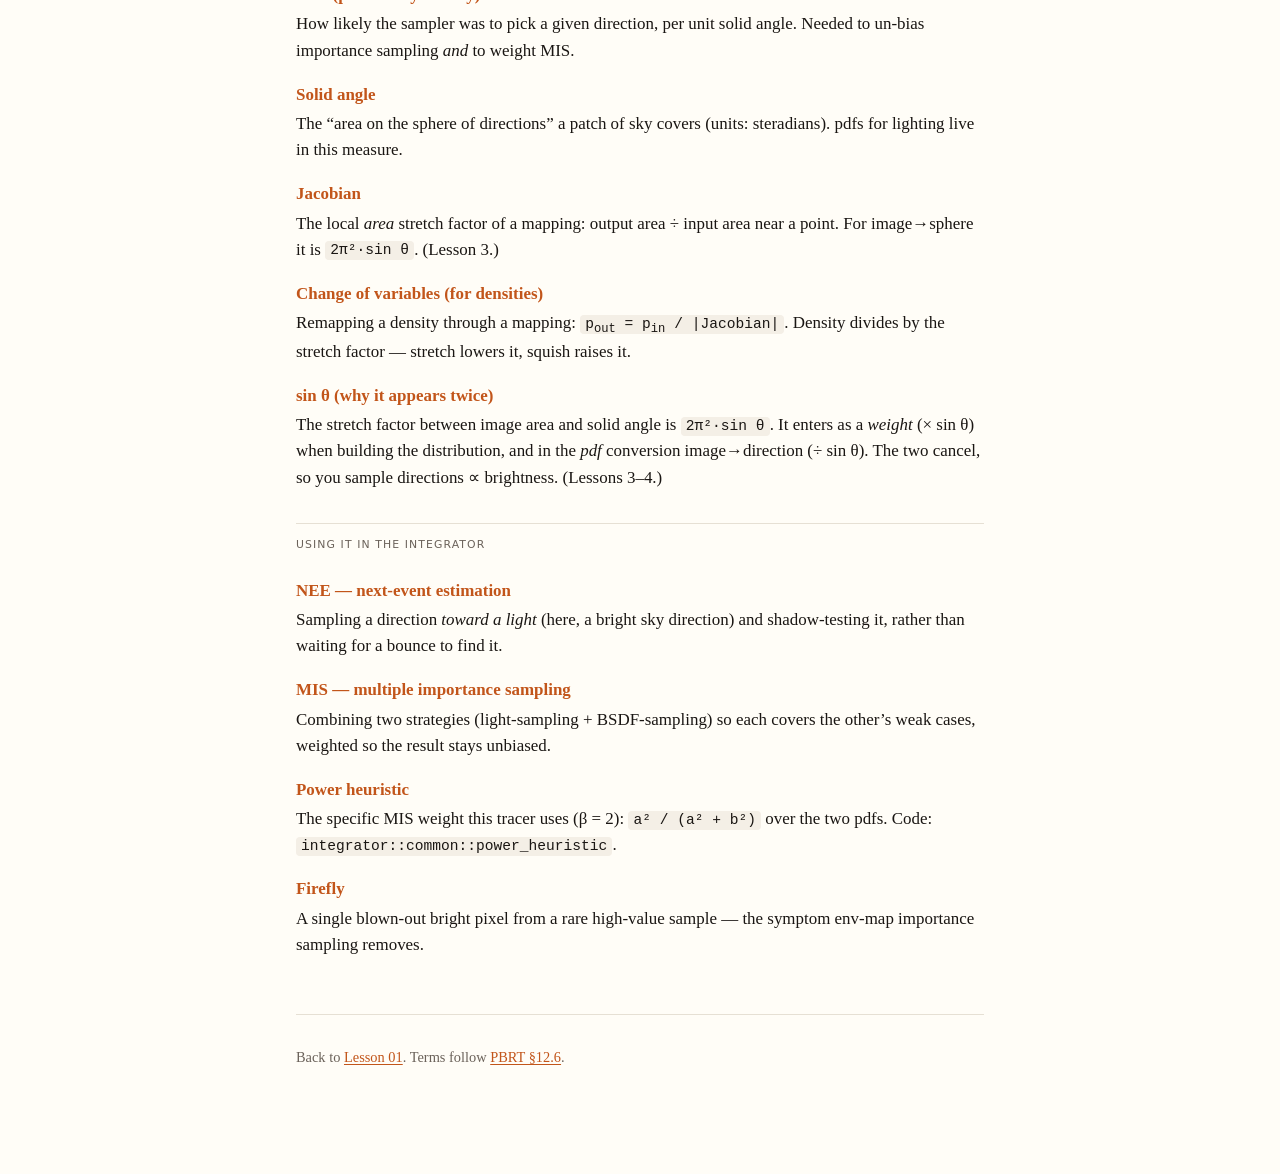
<file: teach/reference/glossary.html>
<!doctype html>
<html lang="en">
<head>
<meta charset="utf-8" />
<meta name="viewport" content="width=device-width, initial-scale=1" />
<title>Reference · Env-map sampling glossary</title>
<link rel="stylesheet" href="../assets/lesson.css" />
<style>
  dl { margin: 1.5rem 0; }
  dt { font-weight: 600; margin-top: 1.1rem; color: var(--accent); }
  dd { margin: 0.2rem 0 0; }
  .grp { font-family: -apple-system, system-ui, sans-serif; text-transform: uppercase; letter-spacing: 0.1em; font-size: 0.68rem; color: var(--muted); margin-top: 2rem; border-top: 1px solid var(--rule); padding-top: 0.8rem; }
</style>
</head>
<body>
<div class="wrap">
  <p class="kicker">Reference</p>
  <h1>Env-map sampling glossary</h1>
  <p class="dek">The canonical words for this course. Lessons adhere to these.</p>

  <p class="grp">The image</p>
  <dl>
    <dt>Texel</dt>
    <dd>One pixel of the HDR environment map — a linear-light radiance for one patch of sky. “Texture element.” In code: an entry of <code>EnvMap.data</code>.</dd>
    <dt>Equirectangular</dt>
    <dd>The map’s layout: horizontal axis = longitude (compass), vertical axis = latitude (up/down). Stretches the poles.</dd>
    <dt>Row / Column</dt>
    <dd>A row = all texels at one latitude (a ring of sky at fixed height). A column = one longitude. Row 0 (top) = straight up (+Y) in this tracer.</dd>
    <dt>Latitude θ (theta) / Longitude φ (phi)</dt>
    <dd>θ = angle from straight up (0 = up, π = down). φ = compass angle around the vertical. A direction ⇄ (θ, φ) ⇄ (row, column).</dd>
    <dt>Luminance</dt>
    <dd>A single “brightness” number distilled from a texel’s RGB (a weighted sum). What we weight sampling by.</dd>
    <dt>HDR</dt>
    <dd>High dynamic range: texel values aren’t capped at 1.0, so a sun can be thousands× brighter than sky — the reason naive sampling is noisy.</dd>
  </dl>

  <p class="grp">Sampling by brightness</p>
  <dl>
    <dt>Importance sampling</dt>
    <dd>Drawing samples where they matter (bright directions) instead of uniformly, then correcting for the bias with a pdf. Cuts variance.</dd>
    <dt>CDF — cumulative distribution function</dt>
    <dd>The running total of a pdf, climbing 0 → 1. Its cut-points carve [0, 1) into segments whose widths are the probabilities. Steep = high density.</dd>
    <dt>Inverse transform sampling (inversion method)</dt>
    <dd>Turn a uniform draw <em>u</em> into a sample by <code>x = F⁻¹(u)</code> — find which CDF segment <em>u</em> falls in. The pdf shapes the segments, not the draw. (Lesson 2.)</dd>
    <dt>Distribution1D</dt>
    <dd>PBRT's 1D sampler: a cumulative array + binary search + a pdf report. The building block <code>Distribution2D</code> stacks (one marginal + N conditionals).</dd>
    <dt>Marginal distribution</dt>
    <dd>The “which row” pick: probability of each row ∝ its total (weighted) brightness.</dd>
    <dt>Conditional distribution</dt>
    <dd>The “which column, given the row” pick: probability of each texel in the chosen row ∝ its brightness.</dd>
    <dt>Distribution2D / PiecewiseConstant2D</dt>
    <dd>PBRT’s structure holding the marginal + per-row conditionals, precomputed once so 2D weighted sampling is two cheap 1D lookups.</dd>
    <dt>PDF (probability density)</dt>
    <dd>How likely the sampler was to pick a given direction, per unit solid angle. Needed to un-bias importance sampling <em>and</em> to weight MIS.</dd>
    <dt>Solid angle</dt>
    <dd>The “area on the sphere of directions” a patch of sky covers (units: steradians). pdfs for lighting live in this measure.</dd>
    <dt>Jacobian</dt>
    <dd>The local <em>area</em> stretch factor of a mapping: output area ÷ input area near a point. For image→sphere it is <code>2π²·sin θ</code>. (Lesson 3.)</dd>
    <dt>Change of variables (for densities)</dt>
    <dd>Remapping a density through a mapping: <code>p<sub>out</sub> = p<sub>in</sub> / |Jacobian|</code>. Density divides by the stretch factor — stretch lowers it, squish raises it.</dd>
    <dt>sin θ (why it appears twice)</dt>
    <dd>The stretch factor between image area and solid angle is <code>2π²·sin θ</code>. It enters as a <em>weight</em> (× sin θ) when building the distribution, and in the <em>pdf</em> conversion image→direction (÷ sin θ). The two cancel, so you sample directions ∝ brightness. (Lessons 3–4.)</dd>
  </dl>

  <p class="grp">Using it in the integrator</p>
  <dl>
    <dt>NEE — next-event estimation</dt>
    <dd>Sampling a direction <em>toward a light</em> (here, a bright sky direction) and shadow-testing it, rather than waiting for a bounce to find it.</dd>
    <dt>MIS — multiple importance sampling</dt>
    <dd>Combining two strategies (light-sampling + BSDF-sampling) so each covers the other’s weak cases, weighted so the result stays unbiased.</dd>
    <dt>Power heuristic</dt>
    <dd>The specific MIS weight this tracer uses (β = 2): <code>a² / (a² + b²)</code> over the two pdfs. Code: <code>integrator::common::power_heuristic</code>.</dd>
    <dt>Firefly</dt>
    <dd>A single blown-out bright pixel from a rare high-value sample — the symptom env-map importance sampling removes.</dd>
  </dl>

  <div class="footer">
    <p>Back to <a href="../lessons/0001-texels-rows-and-the-envmap-grid.html">Lesson 01</a>. Terms follow <a href="https://pbr-book.org/3ed-2018/Light_Sources/Infinite_Area_Lights" target="_blank" rel="noopener">PBRT §12.6</a>.</p>
  </div>
</div>
</body>
</html>
</file>
<file: teach/assets/lesson.css>
/* Shared lesson stylesheet — Tufte-inspired. Every lesson links this so the
   course reads as one consistent whole. Light + dark aware; prints cleanly. */

:root {
  --ink: #1a1613;
  --muted: #6b625a;
  --faint: #a89f95;
  --bg: #fffdf7;
  --rule: #e6e0d4;
  --accent: #c2551a;      /* warm "render" amber */
  --accent-soft: #f6e7d8;
  --sun: #e8a33d;
  --sky: #6b8fb5;
  --code-bg: #f4efe6;
  --maxw: 43rem;
}

@media (prefers-color-scheme: dark) {
  :root {
    --ink: #ece5da; --muted: #a89f93; --faint: #6b6459;
    --bg: #17140f; --rule: #322c22; --accent: #e8894a;
    --accent-soft: #2a1f14; --code-bg: #211c15;
  }
}

* { box-sizing: border-box; }

html { -webkit-text-size-adjust: 100%; }

body {
  font-family: Georgia, "Iowan Old Style", "Palatino Linotype", serif;
  color: var(--ink);
  background: var(--bg);
  line-height: 1.55;
  font-size: 1.06rem;
  margin: 0;
  padding: 3.5rem 1.5rem 6rem;
}

.wrap { max-width: var(--maxw); margin: 0 auto; }

.kicker {
  font-family: -apple-system, "Segoe UI", system-ui, sans-serif;
  text-transform: uppercase;
  letter-spacing: 0.14em;
  font-size: 0.7rem;
  font-weight: 600;
  color: var(--accent);
  margin: 0 0 0.6rem;
}

h1 {
  font-weight: 600;
  font-size: 2.05rem;
  line-height: 1.15;
  letter-spacing: -0.01em;
  margin: 0 0 0.4rem;
}

.dek { color: var(--muted); font-size: 1.12rem; font-style: italic; margin: 0 0 2.2rem; }

h2 {
  font-weight: 600;
  font-size: 1.32rem;
  margin: 2.6rem 0 0.5rem;
  padding-top: 1.2rem;
  border-top: 1px solid var(--rule);
}

p { margin: 0.7rem 0; }

a { color: var(--accent); text-decoration-thickness: 1px; text-underline-offset: 2px; }

strong { font-weight: 600; }

code {
  font-family: "SF Mono", "JetBrains Mono", ui-monospace, Menlo, monospace;
  font-size: 0.86em;
  background: var(--code-bg);
  padding: 0.1em 0.35em;
  border-radius: 4px;
}

/* Marginal side-notes (Tufte). Fall inline on narrow screens. */
.note {
  font-size: 0.82rem;
  color: var(--muted);
  line-height: 1.4;
  border-left: 2px solid var(--accent-soft);
  padding-left: 0.8rem;
  margin: 1rem 0;
}

.keyword { color: var(--accent); font-weight: 600; font-style: normal; }

/* A boxed key idea. */
.insight {
  background: var(--accent-soft);
  border-radius: 8px;
  padding: 1rem 1.2rem;
  margin: 1.6rem 0;
  font-size: 0.98rem;
}
.insight .label {
  font-family: -apple-system, system-ui, sans-serif;
  text-transform: uppercase;
  letter-spacing: 0.1em;
  font-size: 0.64rem;
  font-weight: 700;
  color: var(--accent);
  display: block;
  margin-bottom: 0.3rem;
}

figure { margin: 1.8rem 0; text-align: center; }
figure svg { max-width: 100%; height: auto; }
figcaption { font-size: 0.82rem; color: var(--muted); margin-top: 0.6rem; font-style: italic; }

.footer {
  margin-top: 3.5rem;
  padding-top: 1.2rem;
  border-top: 1px solid var(--rule);
  font-size: 0.9rem;
  color: var(--muted);
}
.footer a { color: var(--accent); }

.ask {
  font-family: -apple-system, system-ui, sans-serif;
  font-size: 0.9rem;
  background: var(--code-bg);
  border-radius: 8px;
  padding: 0.8rem 1rem;
  margin-top: 2rem;
}

/* Quiz widget (see assets/quiz.js). */
.quiz {
  border: 1px solid var(--rule);
  border-radius: 10px;
  padding: 1.1rem 1.2rem;
  margin: 1.8rem 0;
  background: var(--bg);
}
.quiz .q { font-weight: 600; margin: 0 0 0.9rem; }
.quiz button {
  display: block;
  width: 100%;
  text-align: left;
  font-family: -apple-system, system-ui, sans-serif;
  font-size: 0.95rem;
  color: var(--ink);
  background: var(--code-bg);
  border: 1px solid var(--rule);
  border-radius: 6px;
  padding: 0.6rem 0.8rem;
  margin: 0.4rem 0;
  cursor: pointer;
  transition: background 0.12s;
}
.quiz button:hover:not(:disabled) { background: var(--accent-soft); }
.quiz button:disabled { cursor: default; opacity: 0.85; }
.quiz button.right { background: #d8ecd4; border-color: #7bbf6a; color: #1f3d17; }
.quiz button.wrong { background: #f2d6d0; border-color: #d08a7a; color: #5a2318; }
.quiz-feedback { font-size: 0.88rem; margin: 0.8rem 0 0; }
.quiz-feedback.ok { color: #3c7a2c; }
.quiz-feedback.no { color: var(--muted); }

@media print {
  body { background: #fff; color: #000; padding: 0; font-size: 11pt; }
  .quiz button { border: 1px solid #999; }
  h2 { border-color: #ccc; }
}
</file>
